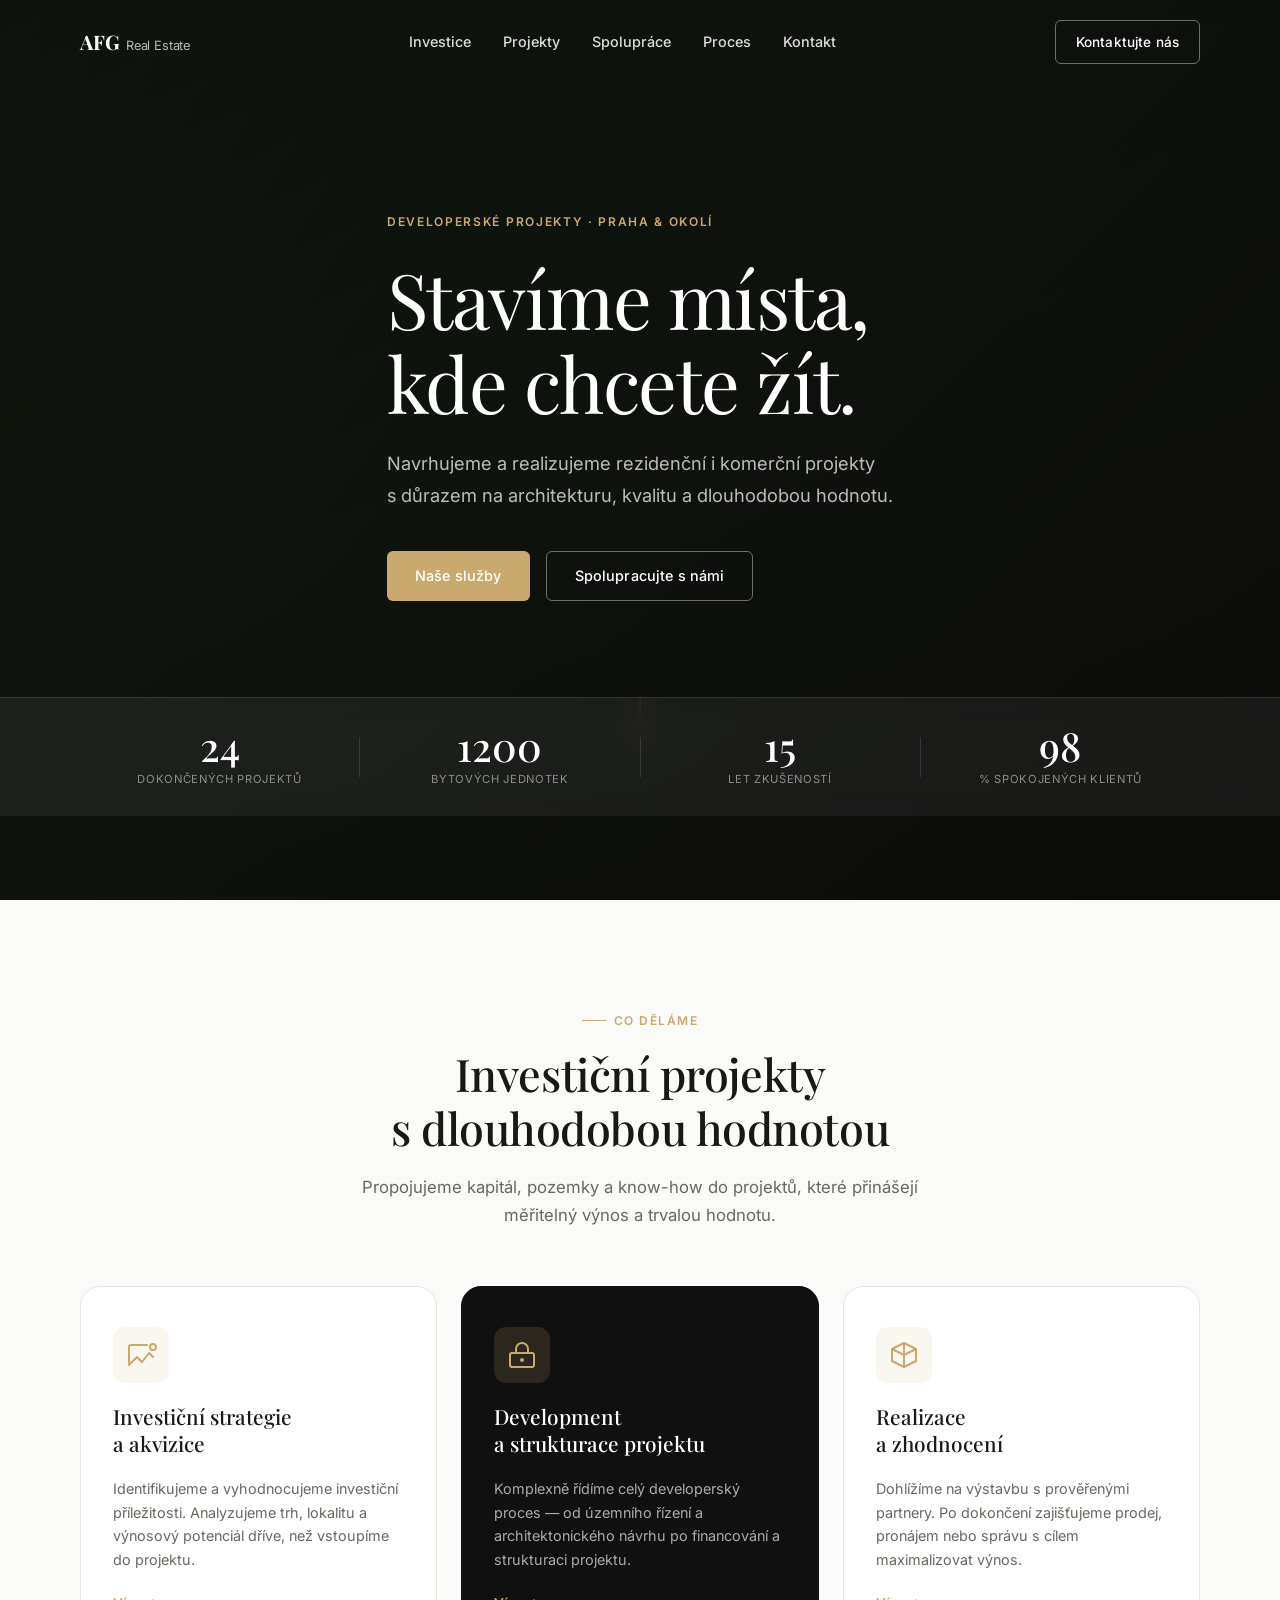
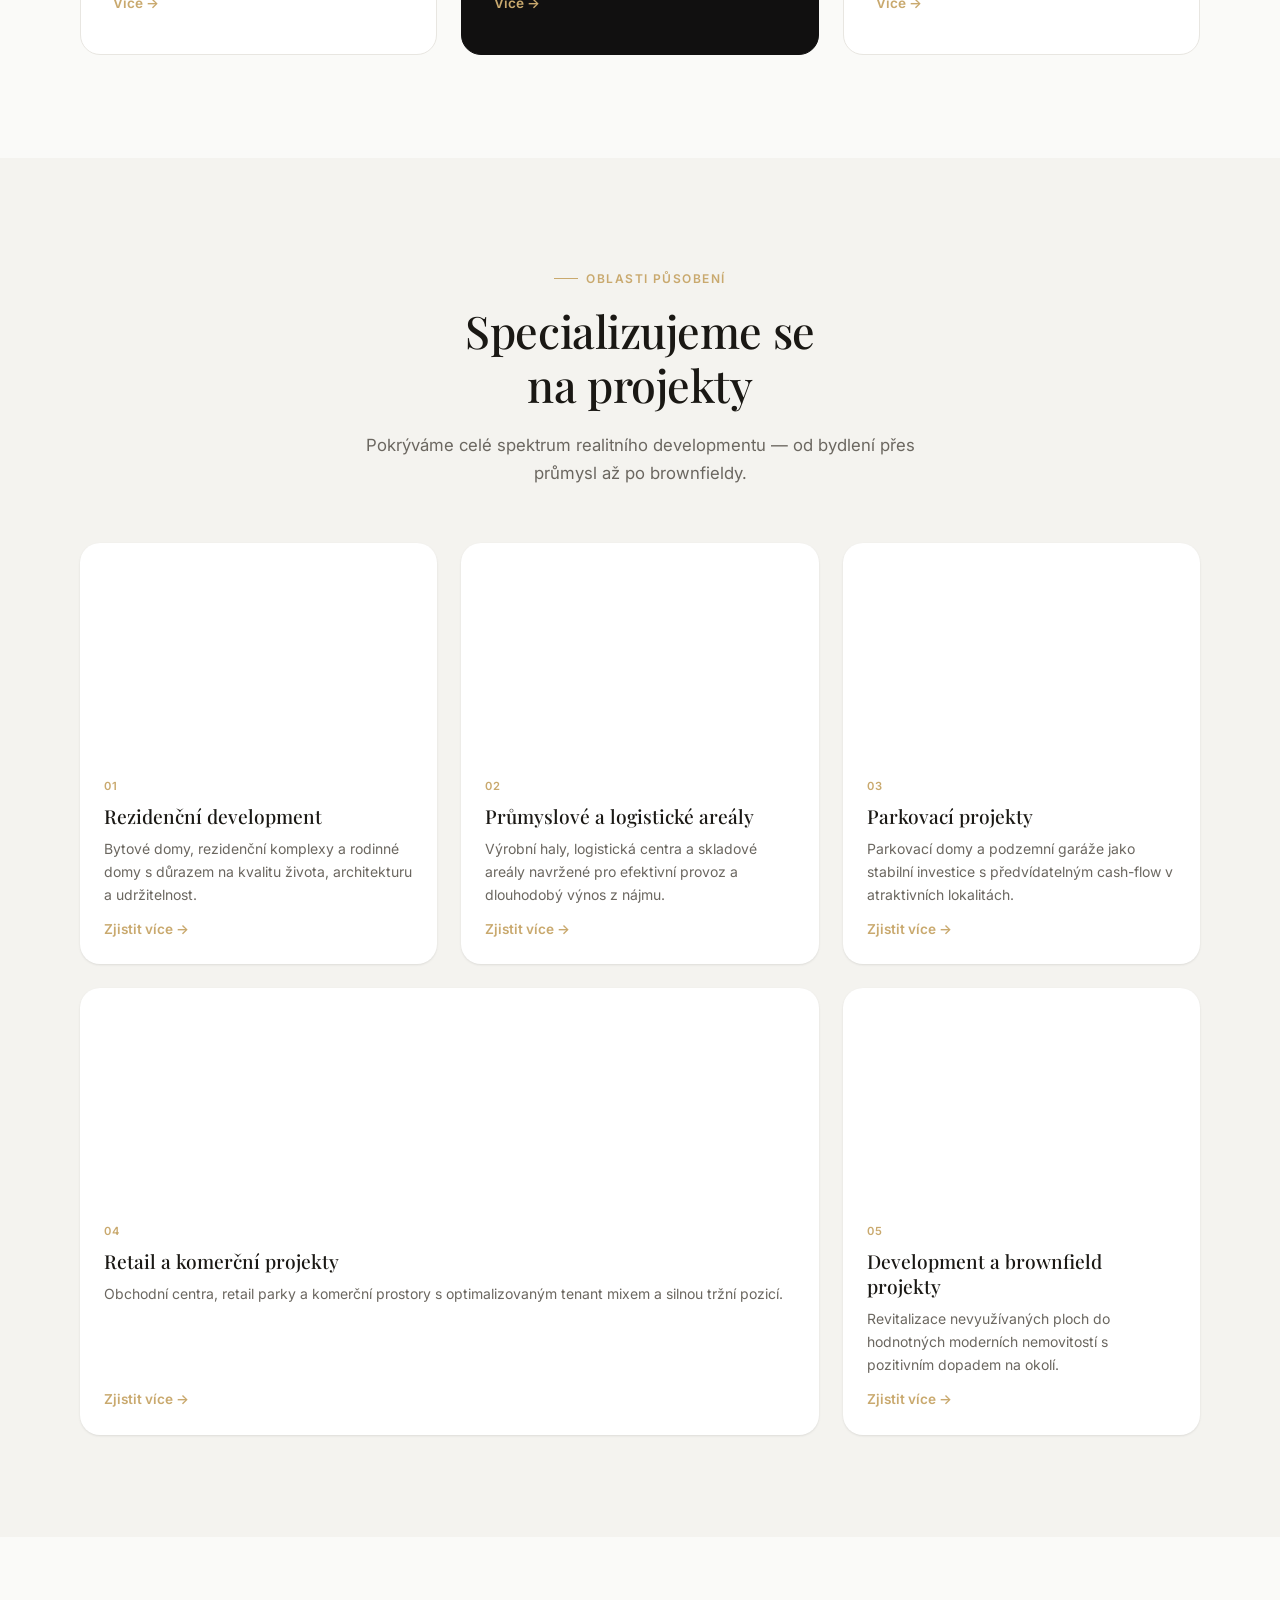
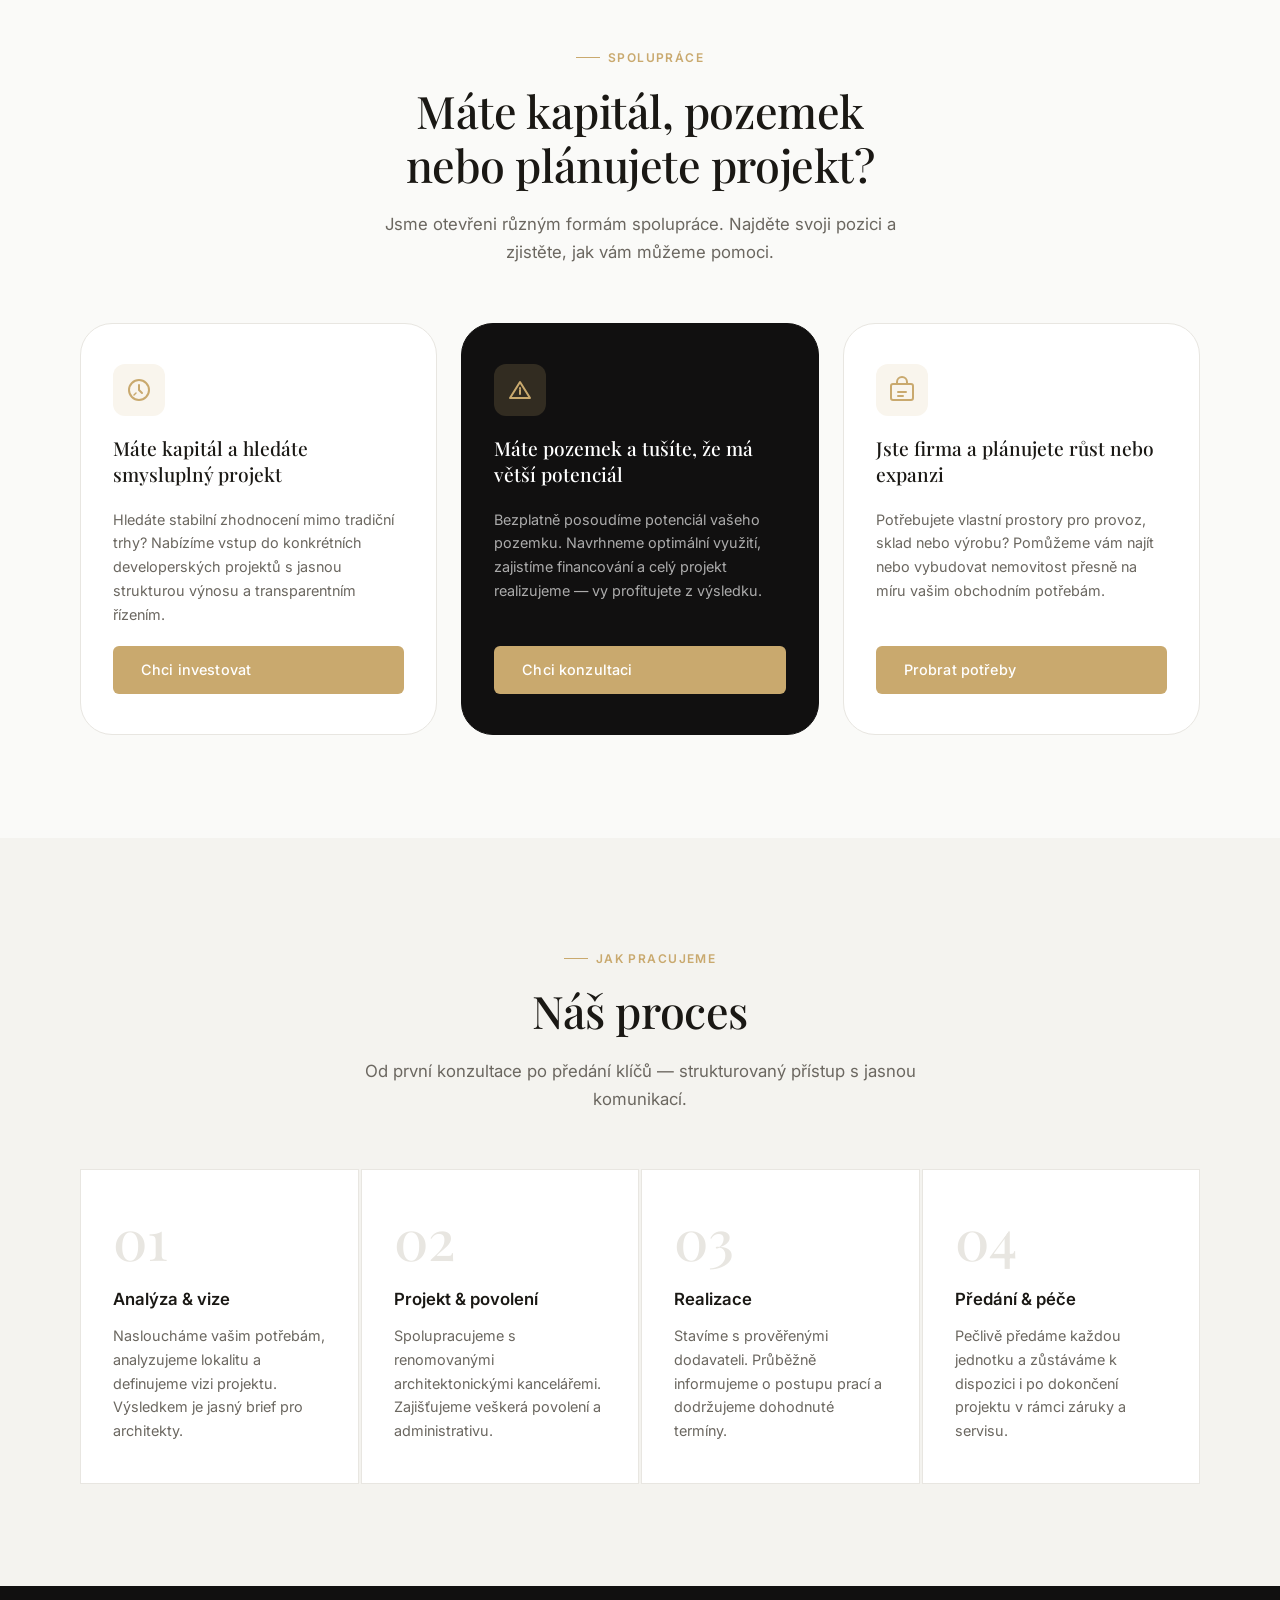
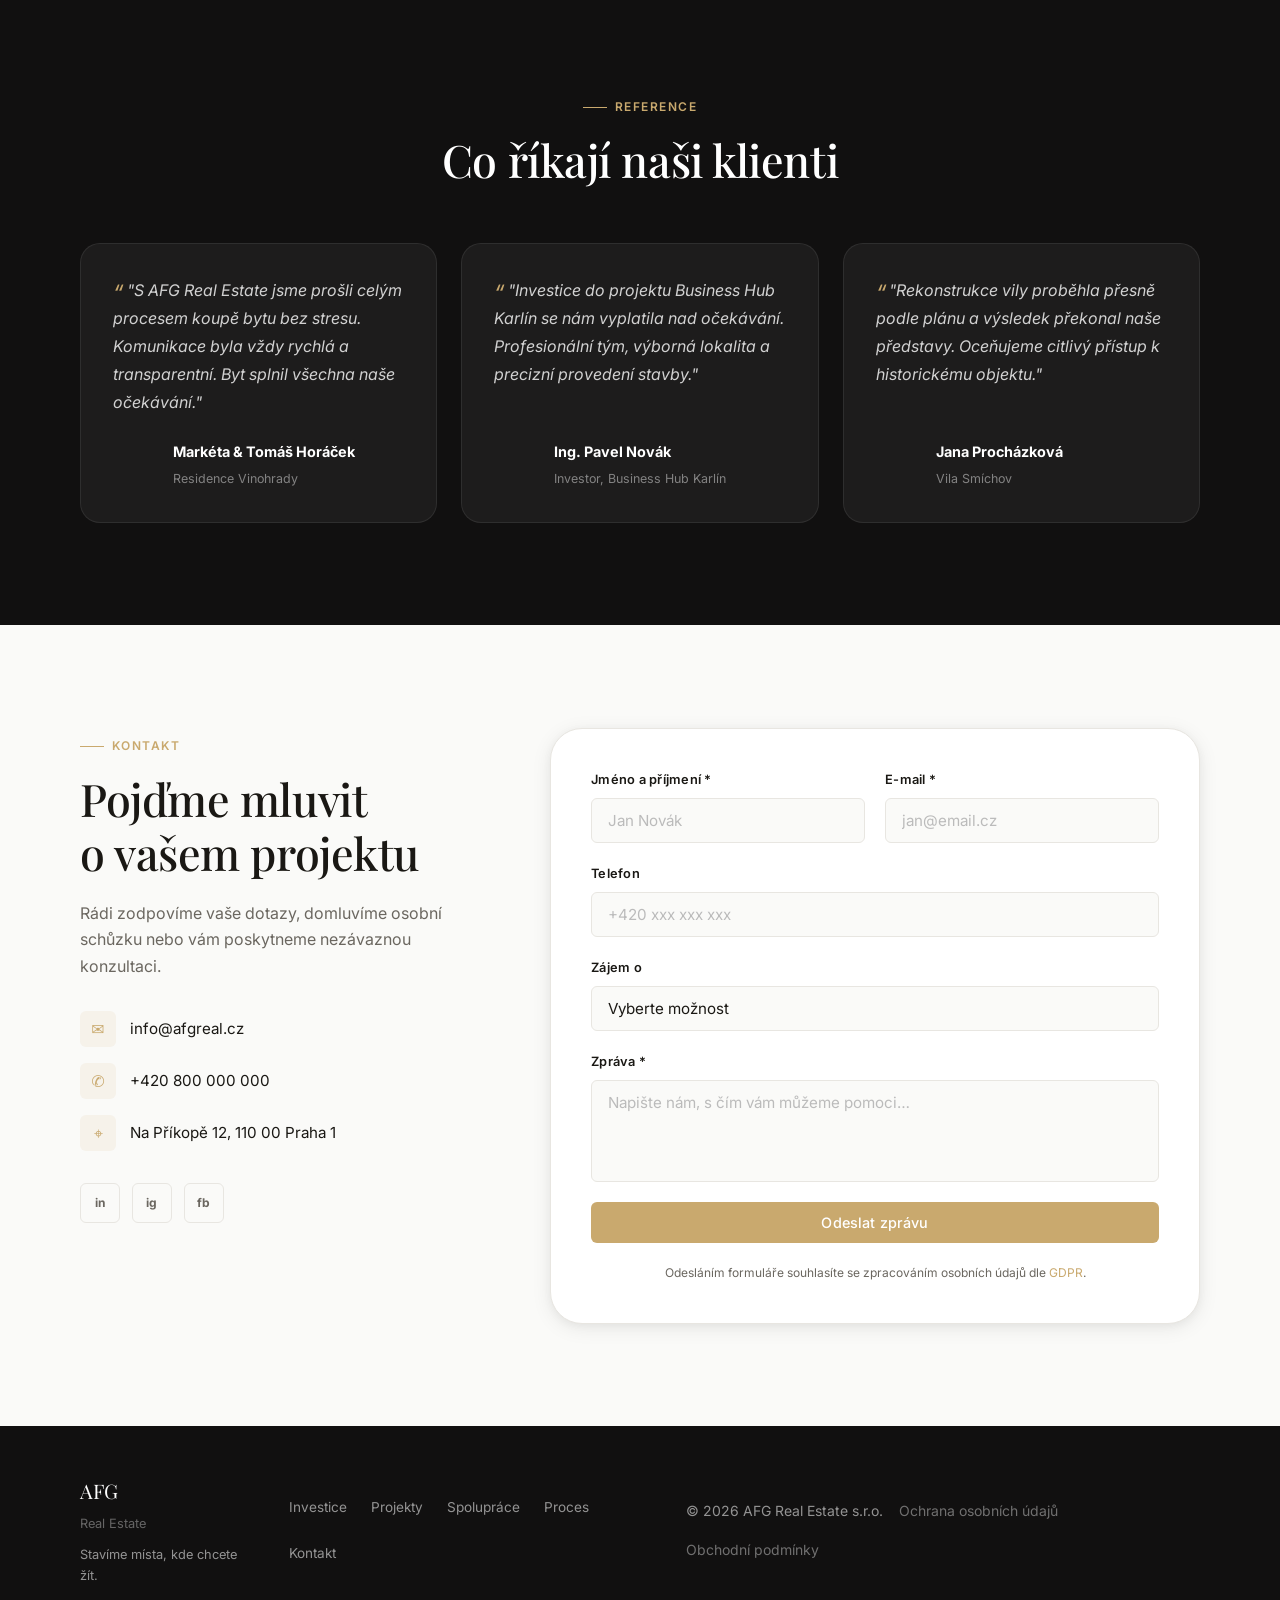
<file: index.html>
<!DOCTYPE html>
<html lang="cs">
<head>
  <meta charset="UTF-8" />
  <meta name="viewport" content="width=device-width, initial-scale=1.0" />
  <title>AFG Real Estate — Developerské projekty</title>
  <meta name="description" content="AFG Real Estate — moderní developerské projekty s důrazem na kvalitu, design a udržitelnost." />
  <link rel="preconnect" href="https://fonts.googleapis.com" />
  <link rel="preconnect" href="https://fonts.gstatic.com" crossorigin />
  <link href="https://fonts.googleapis.com/css2?family=Inter:wght@300;400;500;600;700&family=Playfair+Display:wght@400;500;600&display=swap" rel="stylesheet" />
  <link rel="stylesheet" href="style.css" />
</head>
<body>

  <!-- NAV -->
  <header class="nav" id="nav">
    <div class="container nav__inner">
      <a href="#" class="nav__logo">
        <span class="nav__logo-afg">AFG</span>
        <span class="nav__logo-re">Real Estate</span>
      </a>
      <nav class="nav__links" id="navLinks">
        <a href="#investice">Investice</a>
        <a href="#projekty">Projekty</a>
        <a href="#spoluprace">Spolupráce</a>
        <a href="#proces">Proces</a>
        <a href="#kontakt">Kontakt</a>
      </nav>
      <a href="#kontakt" class="btn btn--outline nav__cta">Kontaktujte nás</a>
      <button class="nav__burger" id="burger" aria-label="Menu">
        <span></span><span></span><span></span>
      </button>
    </div>
    <div class="nav__overlay" id="navOverlay"></div>
  </header>

  <!-- HERO -->
  <section class="hero" id="hero">
    <div class="hero__bg">
      <div class="hero__overlay"></div>
    </div>
    <div class="container hero__content">
      <p class="hero__eyebrow reveal">Developerské projekty · Praha &amp; okolí</p>
      <h1 class="hero__title reveal">
        Stavíme místa,<br />
        kde chcete žít.
      </h1>
      <p class="hero__sub reveal">
        Navrhujeme a realizujeme rezidenční i komerční projekty<br class="hide-mob" />
        s důrazem na architekturu, kvalitu a dlouhodobou hodnotu.
      </p>
      <div class="hero__actions reveal">
        <a href="#investice" class="btn btn--primary">Naše služby</a>
        <a href="#spoluprace" class="btn btn--ghost">Spolupracujte s námi</a>
      </div>
    </div>
    <div class="hero__scroll" aria-hidden="true">
      <span></span>
    </div>
    <div class="hero__stats">
      <div class="container hero__stats-row">
        <div class="stat">
          <span class="stat__num" data-target="24">0</span>
          <span class="stat__label">Dokončených projektů</span>
        </div>
        <div class="stat__divider"></div>
        <div class="stat">
          <span class="stat__num" data-target="1200">0</span>
          <span class="stat__label">Bytových jednotek</span>
        </div>
        <div class="stat__divider"></div>
        <div class="stat">
          <span class="stat__num" data-target="15">0</span>
          <span class="stat__label">Let zkušeností</span>
        </div>
        <div class="stat__divider"></div>
        <div class="stat">
          <span class="stat__num" data-target="98">0</span>
          <span class="stat__label">% spokojených klientů</span>
        </div>
      </div>
    </div>
  </section>

  <!-- INVESTIČNÍ PROJEKTY -->
  <section class="section" id="investice">
    <div class="container">
      <div class="section__head">
        <p class="section__eyebrow reveal">Co děláme</p>
        <h2 class="section__title reveal">Investiční projekty<br />s dlouhodobou hodnotou</h2>
        <p class="section__intro reveal">Propojujeme kapitál, pozemky a know-how do projektů, které přinášejí měřitelný výnos a trvalou hodnotu.</p>
      </div>
      <div class="services__grid">
        <div class="service-card reveal">
          <div class="service-card__icon">
            <svg width="32" height="32" viewBox="0 0 32 32" fill="none" xmlns="http://www.w3.org/2000/svg">
              <path d="M4 26L12 18L17 23L24 14L28 18" stroke="currentColor" stroke-width="2" stroke-linecap="round" stroke-linejoin="round"/>
              <circle cx="28" cy="8" r="3" stroke="currentColor" stroke-width="2"/>
              <path d="M22 6H6a2 2 0 00-2 2v16" stroke="currentColor" stroke-width="2" stroke-linecap="round"/>
            </svg>
          </div>
          <h3 class="service-card__title">Investiční strategie<br />a akvizice</h3>
          <p class="service-card__desc">Identifikujeme a vyhodnocujeme investiční příležitosti. Analyzujeme trh, lokalitu a výnosový potenciál dříve, než vstoupíme do projektu.</p>
          <a href="#kontakt" class="service-card__link">Více →</a>
        </div>
        <div class="service-card service-card--accent reveal">
          <div class="service-card__icon">
            <svg width="32" height="32" viewBox="0 0 32 32" fill="none" xmlns="http://www.w3.org/2000/svg">
              <rect x="4" y="14" width="24" height="14" rx="2" stroke="currentColor" stroke-width="2"/>
              <path d="M10 14V10a6 6 0 0112 0v4" stroke="currentColor" stroke-width="2" stroke-linecap="round"/>
              <circle cx="16" cy="21" r="2" fill="currentColor"/>
            </svg>
          </div>
          <h3 class="service-card__title">Development<br />a strukturace projektu</h3>
          <p class="service-card__desc">Komplexně řídíme celý developerský proces — od územního řízení a architektonického návrhu po financování a strukturaci projektu.</p>
          <a href="#kontakt" class="service-card__link">Více →</a>
        </div>
        <div class="service-card reveal">
          <div class="service-card__icon">
            <svg width="32" height="32" viewBox="0 0 32 32" fill="none" xmlns="http://www.w3.org/2000/svg">
              <path d="M16 4L28 10v12L16 28 4 22V10L16 4z" stroke="currentColor" stroke-width="2" stroke-linejoin="round"/>
              <path d="M16 4v24M4 10l12 6 12-6" stroke="currentColor" stroke-width="2" stroke-linecap="round" stroke-linejoin="round"/>
            </svg>
          </div>
          <h3 class="service-card__title">Realizace<br />a zhodnocení</h3>
          <p class="service-card__desc">Dohlížíme na výstavbu s prověřenými partnery. Po dokončení zajišťujeme prodej, pronájem nebo správu s cílem maximalizovat výnos.</p>
          <a href="#kontakt" class="service-card__link">Více →</a>
        </div>
      </div>
    </div>
  </section>

  <!-- SPECIALIZACE -->
  <section class="section section--alt" id="projekty">
    <div class="container">
      <div class="section__head">
        <p class="section__eyebrow reveal">Oblasti působení</p>
        <h2 class="section__title reveal">Specializujeme se<br />na projekty</h2>
        <p class="section__intro reveal">Pokrýváme celé spektrum realitního developmentu — od bydlení přes průmysl až po brownfieldy.</p>
      </div>
      <div class="focus__grid">
        <article class="focus-card reveal">
          <div class="focus-card__img focus-card__img--1"></div>
          <div class="focus-card__body">
            <span class="focus-card__num">01</span>
            <h3>Rezidenční development</h3>
            <p>Bytové domy, rezidenční komplexy a rodinné domy s důrazem na kvalitu života, architekturu a udržitelnost.</p>
            <a href="#kontakt" class="focus-card__link">Zjistit více →</a>
          </div>
        </article>
        <article class="focus-card reveal">
          <div class="focus-card__img focus-card__img--2"></div>
          <div class="focus-card__body">
            <span class="focus-card__num">02</span>
            <h3>Průmyslové a logistické areály</h3>
            <p>Výrobní haly, logistická centra a skladové areály navržené pro efektivní provoz a dlouhodobý výnos z nájmu.</p>
            <a href="#kontakt" class="focus-card__link">Zjistit více →</a>
          </div>
        </article>
        <article class="focus-card reveal">
          <div class="focus-card__img focus-card__img--3"></div>
          <div class="focus-card__body">
            <span class="focus-card__num">03</span>
            <h3>Parkovací projekty</h3>
            <p>Parkovací domy a podzemní garáže jako stabilní investice s předvídatelným cash-flow v atraktivních lokalitách.</p>
            <a href="#kontakt" class="focus-card__link">Zjistit více →</a>
          </div>
        </article>
        <article class="focus-card reveal">
          <div class="focus-card__img focus-card__img--4"></div>
          <div class="focus-card__body">
            <span class="focus-card__num">04</span>
            <h3>Retail a komerční projekty</h3>
            <p>Obchodní centra, retail parky a komerční prostory s optimalizovaným tenant mixem a silnou tržní pozicí.</p>
            <a href="#kontakt" class="focus-card__link">Zjistit více →</a>
          </div>
        </article>
        <article class="focus-card reveal">
          <div class="focus-card__img focus-card__img--5"></div>
          <div class="focus-card__body">
            <span class="focus-card__num">05</span>
            <h3>Development a brownfield projekty</h3>
            <p>Revitalizace nevyužívaných ploch do hodnotných moderních nemovitostí s pozitivním dopadem na okolí.</p>
            <a href="#kontakt" class="focus-card__link">Zjistit více →</a>
          </div>
        </article>
      </div>
    </div>
  </section>

  <!-- SPOLUPRÁCE / CTA SEKCE -->
  <section class="section" id="spoluprace">
    <div class="container">
      <div class="section__head">
        <p class="section__eyebrow reveal">Spolupráce</p>
        <h2 class="section__title reveal">Máte kapitál, pozemek<br />nebo plánujete projekt?</h2>
        <p class="section__intro reveal">Jsme otevřeni různým formám spolupráce. Najděte svoji pozici a zjistěte, jak vám můžeme pomoci.</p>
      </div>
      <div class="cta-cards__grid">
        <div class="cta-card reveal">
          <div class="cta-card__icon">
            <svg width="28" height="28" viewBox="0 0 28 28" fill="none" xmlns="http://www.w3.org/2000/svg">
              <circle cx="14" cy="14" r="10" stroke="currentColor" stroke-width="2"/>
              <path d="M14 9v5l3 3" stroke="currentColor" stroke-width="2" stroke-linecap="round" stroke-linejoin="round"/>
              <path d="M9 19l2-2" stroke="currentColor" stroke-width="1.5" stroke-linecap="round"/>
            </svg>
          </div>
          <h3 class="cta-card__title">Máte kapitál a hledáte smysluplný projekt</h3>
          <p class="cta-card__desc">Hledáte stabilní zhodnocení mimo tradiční trhy? Nabízíme vstup do konkrétních developerských projektů s jasnou strukturou výnosu a transparentním řízením.</p>
          <a href="#kontakt" class="btn btn--primary">Chci investovat</a>
        </div>
        <div class="cta-card cta-card--featured reveal">
          <div class="cta-card__icon">
            <svg width="28" height="28" viewBox="0 0 28 28" fill="none" xmlns="http://www.w3.org/2000/svg">
              <path d="M4 22L14 6l10 16H4z" stroke="currentColor" stroke-width="2" stroke-linejoin="round"/>
              <path d="M14 14v4M14 12v.5" stroke="currentColor" stroke-width="2" stroke-linecap="round"/>
            </svg>
          </div>
          <h3 class="cta-card__title">Máte pozemek a tušíte, že má větší potenciál</h3>
          <p class="cta-card__desc">Bezplatně posoudíme potenciál vašeho pozemku. Navrhneme optimální využití, zajistíme financování a celý projekt realizujeme — vy profitujete z výsledku.</p>
          <a href="#kontakt" class="btn btn--primary">Chci konzultaci</a>
        </div>
        <div class="cta-card reveal">
          <div class="cta-card__icon">
            <svg width="28" height="28" viewBox="0 0 28 28" fill="none" xmlns="http://www.w3.org/2000/svg">
              <rect x="3" y="8" width="22" height="16" rx="2" stroke="currentColor" stroke-width="2"/>
              <path d="M9 8V6a5 5 0 0110 0v2" stroke="currentColor" stroke-width="2" stroke-linecap="round"/>
              <path d="M10 16h8M10 20h5" stroke="currentColor" stroke-width="2" stroke-linecap="round"/>
            </svg>
          </div>
          <h3 class="cta-card__title">Jste firma a plánujete růst nebo expanzi</h3>
          <p class="cta-card__desc">Potřebujete vlastní prostory pro provoz, sklad nebo výrobu? Pomůžeme vám najít nebo vybudovat nemovitost přesně na míru vašim obchodním potřebám.</p>
          <a href="#kontakt" class="btn btn--primary">Probrat potřeby</a>
        </div>
      </div>
    </div>
  </section>

  <!-- PROCES -->
  <section class="section section--alt" id="proces">
    <div class="container">
      <div class="section__head">
        <p class="section__eyebrow reveal">Jak pracujeme</p>
        <h2 class="section__title reveal">Náš proces</h2>
        <p class="section__intro reveal">Od první konzultace po předání klíčů — strukturovaný přístup s jasnou komunikací.</p>
      </div>

      <div class="process">
        <div class="process__item reveal">
          <div class="process__num">01</div>
          <div class="process__body">
            <h3>Analýza &amp; vize</h3>
            <p>Nasloucháme vašim potřebám, analyzujeme lokalitu a definujeme vizi projektu. Výsledkem je jasný brief pro architekty.</p>
          </div>
        </div>
        <div class="process__item reveal">
          <div class="process__num">02</div>
          <div class="process__body">
            <h3>Projekt &amp; povolení</h3>
            <p>Spolupracujeme s renomovanými architektonickými kancelářemi. Zajišťujeme veškerá povolení a administrativu.</p>
          </div>
        </div>
        <div class="process__item reveal">
          <div class="process__num">03</div>
          <div class="process__body">
            <h3>Realizace</h3>
            <p>Stavíme s prověřenými dodavateli. Průběžně informujeme o postupu prací a dodržujeme dohodnuté termíny.</p>
          </div>
        </div>
        <div class="process__item reveal">
          <div class="process__num">04</div>
          <div class="process__body">
            <h3>Předání &amp; péče</h3>
            <p>Pečlivě předáme každou jednotku a zůstáváme k dispozici i po dokončení projektu v rámci záruky a servisu.</p>
          </div>
        </div>
      </div>
    </div>
  </section>

  <!-- TESTIMONIALS -->
  <section class="section section--dark">
    <div class="container">
      <div class="section__head">
        <p class="section__eyebrow reveal">Reference</p>
        <h2 class="section__title reveal" style="color:#fff;">Co říkají naši klienti</h2>
      </div>
      <div class="testimonials">
        <blockquote class="testimonial reveal">
          <p class="testimonial__text">"S AFG Real Estate jsme prošli celým procesem koupě bytu bez stresu. Komunikace byla vždy rychlá a transparentní. Byt splnil všechna naše očekávání."</p>
          <footer class="testimonial__author">
            <div class="testimonial__avatar testimonial__avatar--1"></div>
            <div>
              <strong>Markéta &amp; Tomáš Horáček</strong>
              <span>Residence Vinohrady</span>
            </div>
          </footer>
        </blockquote>
        <blockquote class="testimonial reveal">
          <p class="testimonial__text">"Investice do projektu Business Hub Karlín se nám vyplatila nad očekávání. Profesionální tým, výborná lokalita a precizní provedení stavby."</p>
          <footer class="testimonial__author">
            <div class="testimonial__avatar testimonial__avatar--2"></div>
            <div>
              <strong>Ing. Pavel Novák</strong>
              <span>Investor, Business Hub Karlín</span>
            </div>
          </footer>
        </blockquote>
        <blockquote class="testimonial reveal">
          <p class="testimonial__text">"Rekonstrukce vily proběhla přesně podle plánu a výsledek překonal naše představy. Oceňujeme citlivý přístup k historickému objektu."</p>
          <footer class="testimonial__author">
            <div class="testimonial__avatar testimonial__avatar--3"></div>
            <div>
              <strong>Jana Procházková</strong>
              <span>Vila Smíchov</span>
            </div>
          </footer>
        </blockquote>
      </div>
    </div>
  </section>

  <!-- KONTAKT -->
  <section class="section" id="kontakt">
    <div class="container contact">
      <div class="contact__info reveal">
        <p class="section__eyebrow">Kontakt</p>
        <h2 class="section__title">Pojďme mluvit<br />o vašem projektu</h2>
        <p class="section__body">Rádi zodpovíme vaše dotazy, domluvíme osobní schůzku nebo vám poskytneme nezávaznou konzultaci.</p>
        <ul class="contact__list">
          <li>
            <span class="contact__icon">✉</span>
            <a href="mailto:info@afgreal.cz">info@afgreal.cz</a>
          </li>
          <li>
            <span class="contact__icon">✆</span>
            <a href="tel:+420800000000">+420 800 000 000</a>
          </li>
          <li>
            <span class="contact__icon">⌖</span>
            <span>Na Příkopě 12, 110 00 Praha 1</span>
          </li>
        </ul>
        <div class="contact__social">
          <a href="#" aria-label="LinkedIn" class="social__btn">in</a>
          <a href="#" aria-label="Instagram" class="social__btn">ig</a>
          <a href="#" aria-label="Facebook" class="social__btn">fb</a>
        </div>
      </div>

      <form class="contact__form reveal" id="contactForm" novalidate>
        <div class="form__row">
          <div class="form__group">
            <label for="name">Jméno a příjmení *</label>
            <input type="text" id="name" name="name" placeholder="Jan Novák" required />
          </div>
          <div class="form__group">
            <label for="email">E-mail *</label>
            <input type="email" id="email" name="email" placeholder="jan@email.cz" required />
          </div>
        </div>
        <div class="form__group">
          <label for="phone">Telefon</label>
          <input type="tel" id="phone" name="phone" placeholder="+420 xxx xxx xxx" />
        </div>
        <div class="form__group">
          <label for="interest">Zájem o</label>
          <select id="interest" name="interest">
            <option value="">Vyberte možnost</option>
            <option>Koupě bytu / domu</option>
            <option>Komerční prostory</option>
            <option>Investice</option>
            <option>Spolupráce / podnět</option>
          </select>
        </div>
        <div class="form__group">
          <label for="message">Zpráva *</label>
          <textarea id="message" name="message" rows="4" placeholder="Napište nám, s čím vám můžeme pomoci…" required></textarea>
        </div>
        <button type="submit" class="btn btn--primary btn--full">Odeslat zprávu</button>
        <p class="form__note">Odesláním formuláře souhlasíte se zpracováním osobních údajů dle <a href="#">GDPR</a>.</p>
        <div class="form__success" id="formSuccess" hidden>
          ✓ Děkujeme! Ozveme se vám do 24 hodin.
        </div>
      </form>
    </div>
  </section>

  <!-- FOOTER -->
  <footer class="footer">
    <div class="container footer__inner">
      <div class="footer__brand">
        <span class="nav__logo-afg">AFG</span>
        <span class="nav__logo-re">Real Estate</span>
        <p>Stavíme místa, kde chcete žít.</p>
      </div>
      <nav class="footer__nav">
        <a href="#investice">Investice</a>
        <a href="#projekty">Projekty</a>
        <a href="#spoluprace">Spolupráce</a>
        <a href="#proces">Proces</a>
        <a href="#kontakt">Kontakt</a>
      </nav>
      <div class="footer__legal">
        <span>© 2026 AFG Real Estate s.r.o.</span>
        <a href="#">Ochrana osobních údajů</a>
        <a href="#">Obchodní podmínky</a>
      </div>
    </div>
  </footer>

  <a href="#" class="back-to-top" id="backToTop" aria-label="Zpět nahoru">↑</a>

  <script src="main.js"></script>
</body>
</html>
</file>
<file: style.css>
/* ==========================================
   AFG Real Estate — Design System
   ========================================== */

:root {
  --c-bg: #FAFAF8;
  --c-surface: #FFFFFF;
  --c-border: #E8E6E1;
  --c-text: #1A1814;
  --c-muted: #6B6760;
  --c-accent: #C9A96E;
  --c-accent-dark: #A8874E;
  --c-dark: #111010;
  --c-dark-surface: #1C1B19;

  --font-sans: 'Inter', system-ui, sans-serif;
  --font-serif: 'Playfair Display', Georgia, serif;

  --radius-sm: 6px;
  --radius-md: 12px;
  --radius-lg: 20px;
  --radius-xl: 32px;

  --shadow-sm: 0 1px 3px rgba(0,0,0,.06), 0 1px 2px rgba(0,0,0,.04);
  --shadow-md: 0 4px 20px rgba(0,0,0,.08), 0 2px 8px rgba(0,0,0,.04);
  --shadow-lg: 0 12px 48px rgba(0,0,0,.12);

  --transition: 0.3s cubic-bezier(.4,0,.2,1);

  --max-w: 1200px;
  --gutter: clamp(1.25rem, 5vw, 2.5rem);
}

/* RESET */
*, *::before, *::after { box-sizing: border-box; margin: 0; padding: 0; }
html { scroll-behavior: smooth; font-size: 16px; }
body {
  font-family: var(--font-sans);
  background: var(--c-bg);
  color: var(--c-text);
  line-height: 1.65;
  -webkit-font-smoothing: antialiased;
  overflow-x: hidden;
}
img { display: block; max-width: 100%; }
a { color: inherit; text-decoration: none; }
button { font-family: inherit; cursor: pointer; border: none; background: none; }

/* UTILS */
.container {
  max-width: var(--max-w);
  margin-inline: auto;
  padding-inline: var(--gutter);
}
.hide-mob { display: none; }
@media (min-width: 768px) { .hide-mob { display: inline; } }

/* ==========================================
   TYPOGRAPHY
   ========================================== */
.section__eyebrow {
  display: inline-flex;
  align-items: center;
  gap: .5rem;
  font-size: .75rem;
  font-weight: 600;
  letter-spacing: .12em;
  text-transform: uppercase;
  color: var(--c-accent);
  margin-bottom: 1rem;
}
.section__eyebrow::before {
  content: '';
  display: block;
  width: 24px;
  height: 1px;
  background: var(--c-accent);
}

.section__title {
  font-family: var(--font-serif);
  font-size: clamp(1.8rem, 4vw, 2.8rem);
  font-weight: 500;
  line-height: 1.2;
  letter-spacing: -.01em;
  color: var(--c-text);
  margin-bottom: 1.25rem;
}

.section__intro {
  font-size: 1.05rem;
  color: var(--c-muted);
  max-width: 52ch;
  margin-bottom: 2.5rem;
}

.section__body {
  font-size: 1rem;
  color: var(--c-muted);
  max-width: 54ch;
  margin-bottom: 1.25rem;
}

/* ==========================================
   BUTTONS
   ========================================== */
.btn {
  display: inline-flex;
  align-items: center;
  gap: .5rem;
  padding: .75rem 1.75rem;
  border-radius: var(--radius-sm);
  font-size: .9rem;
  font-weight: 500;
  letter-spacing: .01em;
  transition: all var(--transition);
  white-space: nowrap;
}
.btn--primary {
  background: var(--c-accent);
  color: #fff;
}
.btn--primary:hover {
  background: var(--c-accent-dark);
  transform: translateY(-1px);
  box-shadow: 0 8px 24px rgba(201,169,110,.35);
}
.btn--outline {
  border: 1.5px solid var(--c-text);
  color: var(--c-text);
}
.btn--outline:hover {
  background: var(--c-text);
  color: #fff;
}
.btn--ghost {
  color: #fff;
  border: 1.5px solid rgba(255,255,255,.4);
}
.btn--ghost:hover {
  border-color: #fff;
  background: rgba(255,255,255,.1);
}
.btn--full { width: 100%; justify-content: center; }

/* ==========================================
   NAV
   ========================================== */
.nav {
  position: fixed;
  top: 0;
  width: 100%;
  z-index: 100;
  padding-block: 1.25rem;
  transition: background var(--transition), box-shadow var(--transition), padding var(--transition);
}
.nav.scrolled {
  background: rgba(255,255,255,.95);
  backdrop-filter: blur(12px);
  box-shadow: var(--shadow-sm);
  padding-block: .85rem;
}
.nav__inner {
  display: flex;
  align-items: center;
  gap: 2rem;
}
.nav__logo {
  display: flex;
  align-items: baseline;
  gap: .4rem;
  font-weight: 700;
  font-size: 1.05rem;
  letter-spacing: -.01em;
  color: #fff;
  transition: color var(--transition);
}
.nav.scrolled .nav__logo { color: var(--c-text); }
.nav__logo-afg { font-family: var(--font-serif); font-size: 1.25rem; }
.nav__logo-re { font-size: .8rem; font-weight: 400; opacity: .7; }

.nav__links {
  display: none;
  gap: 2rem;
  margin-left: auto;
}
.nav__links a {
  font-size: .9rem;
  font-weight: 500;
  color: rgba(255,255,255,.85);
  transition: color var(--transition);
  position: relative;
}
.nav__links a::after {
  content: '';
  position: absolute;
  bottom: -3px;
  left: 0;
  width: 0;
  height: 1.5px;
  background: var(--c-accent);
  transition: width var(--transition);
}
.nav__links a:hover::after { width: 100%; }
.nav__links a:hover { color: #fff; }
.nav.scrolled .nav__links a { color: var(--c-muted); }
.nav.scrolled .nav__links a:hover { color: var(--c-text); }

.nav__cta {
  margin-left: auto;
  font-size: .85rem;
  padding: .6rem 1.25rem;
  color: #fff;
  border: 1.5px solid rgba(255,255,255,.4);
}
.nav.scrolled .nav__cta {
  color: var(--c-text);
  border-color: var(--c-border);
}
.nav.scrolled .nav__cta:hover {
  background: var(--c-text);
  color: #fff;
  border-color: var(--c-text);
}

.nav__burger {
  display: flex;
  flex-direction: column;
  gap: 5px;
  padding: .4rem;
  margin-left: auto;
}
.nav__burger span {
  display: block;
  width: 22px;
  height: 2px;
  background: #fff;
  border-radius: 2px;
  transition: all var(--transition);
}
.nav.scrolled .nav__burger span { background: var(--c-text); }
.nav__burger.open span:nth-child(1) { transform: translateY(7px) rotate(45deg); }
.nav__burger.open span:nth-child(2) { opacity: 0; }
.nav__burger.open span:nth-child(3) { transform: translateY(-7px) rotate(-45deg); }

@media (min-width: 768px) {
  .nav__links { display: flex; }
  .nav__burger { display: none; }
}

/* Mobile menu */
@media (max-width: 767px) {
  .nav__cta { display: none; }

  .nav__links {
    display: flex;
    flex-direction: column;
    position: fixed;
    top: 0;
    right: -100%;
    width: min(300px, 85vw);
    height: 100dvh;
    background: var(--c-surface);
    padding: 5rem 2rem 2rem;
    gap: 0;
    box-shadow: var(--shadow-lg);
    transition: right var(--transition);
    z-index: 200;
  }
  .nav__links.open { right: 0; }
  .nav__links a {
    color: var(--c-text) !important;
    padding-block: 1rem;
    border-bottom: 1px solid var(--c-border);
    font-size: 1rem;
  }

  /* Overlay za menu */
  .nav__overlay {
    display: block;
    position: fixed;
    inset: 0;
    background: rgba(0, 0, 0, 0.45);
    z-index: 199;
    opacity: 0;
    pointer-events: none;
    transition: opacity var(--transition);
  }
  .nav__overlay.open {
    opacity: 1;
    pointer-events: auto;
  }

  /* Nav header má vždy pozadí na mobilu při otevřeném menu */
  .nav.menu-open {
    background: rgba(255, 255, 255, 0.98);
    backdrop-filter: blur(12px);
  }
  .nav.menu-open .nav__logo { color: var(--c-text); }
  .nav.menu-open .nav__burger span { background: var(--c-text); }
}

/* ==========================================
   HERO
   ========================================== */
.hero {
  position: relative;
  min-height: 100svh;
  display: flex;
  flex-direction: column;
  justify-content: center;
  overflow: hidden;
}
.hero__bg {
  position: absolute;
  inset: 0;
  background:
    linear-gradient(135deg, #1a2a1a 0%, #0d0d0d 100%);
  background-image:
    url("https://images.unsplash.com/photo-1545324418-cc1a3fa10c00?w=1800&auto=format&fit=crop&q=80"),
    linear-gradient(135deg, #1a2a1a 0%, #0d0d0d 100%);
  background-size: cover;
  background-position: center 40%;
  background-blend-mode: normal;
}
.hero__overlay {
  position: absolute;
  inset: 0;
  background: linear-gradient(
    160deg,
    rgba(10,10,8,.72) 0%,
    rgba(10,10,8,.55) 50%,
    rgba(10,10,8,.75) 100%
  );
}
.hero__content {
  position: relative;
  z-index: 2;
  padding-top: 8rem;
  padding-bottom: 6rem;
}
.hero__eyebrow {
  font-size: .75rem;
  font-weight: 600;
  letter-spacing: .14em;
  text-transform: uppercase;
  color: var(--c-accent);
  margin-bottom: 1.5rem;
}
.hero__title {
  font-family: var(--font-serif);
  font-size: clamp(2.5rem, 6vw, 5rem);
  font-weight: 400;
  line-height: 1.1;
  color: #fff;
  margin-bottom: 1.5rem;
  letter-spacing: -.02em;
}
.hero__sub {
  font-size: clamp(1rem, 2vw, 1.15rem);
  color: rgba(255,255,255,.72);
  line-height: 1.7;
  margin-bottom: 2.5rem;
  max-width: 52ch;
}
.hero__actions {
  display: flex;
  gap: 1rem;
  flex-wrap: wrap;
}

.hero__scroll {
  position: absolute;
  bottom: 10rem;
  left: 50%;
  transform: translateX(-50%);
  z-index: 2;
  display: flex;
  flex-direction: column;
  align-items: center;
  gap: .5rem;
}
.hero__scroll span {
  display: block;
  width: 1.5px;
  height: 48px;
  background: linear-gradient(to bottom, rgba(255,255,255,0), rgba(255,255,255,.5));
  animation: scrollLine 1.8s ease-in-out infinite;
}
@keyframes scrollLine {
  0% { transform: scaleY(0); transform-origin: top; }
  50% { transform: scaleY(1); transform-origin: top; }
  50.01% { transform: scaleY(1); transform-origin: bottom; }
  100% { transform: scaleY(0); transform-origin: bottom; }
}

.hero__stats {
  position: relative;
  z-index: 2;
  background: rgba(255,255,255,.06);
  backdrop-filter: blur(12px);
  border-top: 1px solid rgba(255,255,255,.1);
}
.hero__stats-row {
  display: flex;
  align-items: center;
  padding-block: 1.75rem;
  gap: 0;
  overflow-x: auto;
}
.stat {
  flex: 1;
  min-width: 120px;
  display: flex;
  flex-direction: column;
  align-items: center;
  gap: .25rem;
  padding-inline: 1rem;
}
.stat__num {
  font-family: var(--font-serif);
  font-size: clamp(1.75rem, 3.5vw, 2.5rem);
  font-weight: 500;
  color: #fff;
  line-height: 1;
}
.stat__label {
  font-size: .7rem;
  letter-spacing: .06em;
  text-transform: uppercase;
  color: rgba(255,255,255,.5);
  text-align: center;
}
.stat__divider {
  width: 1px;
  height: 40px;
  background: rgba(255,255,255,.12);
  flex-shrink: 0;
}

/* ==========================================
   SECTIONS
   ========================================== */
.section {
  padding-block: clamp(4rem, 8vw, 7rem);
}
.section--alt { background: #F4F3EF; }
.section--dark {
  background: var(--c-dark);
  color: #fff;
}
.section__head {
  text-align: center;
  margin-bottom: 3.5rem;
}
.section__head .section__eyebrow { display: inline-flex; }
.section__head .section__title { margin-inline: auto; max-width: 24ch; }
.section__head .section__intro { margin-inline: auto; }

/* ==========================================
   SERVICE CARDS (sekce 2)
   ========================================== */
.services__grid {
  display: grid;
  grid-template-columns: repeat(auto-fit, minmax(min(100%, 300px), 1fr));
  gap: 1.5rem;
}

.service-card {
  background: var(--c-surface);
  border: 1px solid var(--c-border);
  border-radius: var(--radius-lg);
  padding: 2.5rem 2rem;
  display: flex;
  flex-direction: column;
  gap: 1.25rem;
  transition: transform var(--transition), box-shadow var(--transition), border-color var(--transition);
}
.service-card:hover {
  transform: translateY(-4px);
  box-shadow: var(--shadow-md);
  border-color: var(--c-accent);
}
.service-card--accent {
  background: var(--c-dark);
  border-color: var(--c-dark);
  color: #fff;
}
.service-card--accent .service-card__desc { color: rgba(255,255,255,.65); }
.service-card--accent .service-card__link { color: var(--c-accent); }

.service-card__icon {
  width: 56px;
  height: 56px;
  border-radius: var(--radius-md);
  background: rgba(201,169,110,.1);
  color: var(--c-accent);
  display: flex;
  align-items: center;
  justify-content: center;
}
.service-card--accent .service-card__icon {
  background: rgba(201,169,110,.15);
}

.service-card__title {
  font-family: var(--font-serif);
  font-size: 1.3rem;
  font-weight: 500;
  line-height: 1.3;
}

.service-card__desc {
  font-size: .9rem;
  color: var(--c-muted);
  line-height: 1.65;
  flex: 1;
}

.service-card__link {
  font-size: .85rem;
  font-weight: 600;
  color: var(--c-accent);
  transition: letter-spacing var(--transition);
  align-self: flex-start;
}
.service-card__link:hover { letter-spacing: .04em; }

/* ==========================================
   FOCUS CARDS (sekce 3 — specializace)
   ========================================== */
.focus__grid {
  display: grid;
  grid-template-columns: repeat(auto-fill, minmax(min(100%, 300px), 1fr));
  gap: 1.5rem;
}
@media (min-width: 900px) {
  .focus__grid {
    grid-template-columns: repeat(3, 1fr);
  }
  .focus-card:nth-child(4) { grid-column: 1 / span 2; }
  .focus-card:nth-child(5) { grid-column: 3; }
}

.focus-card {
  background: var(--c-surface);
  border-radius: var(--radius-lg);
  overflow: hidden;
  box-shadow: var(--shadow-sm);
  display: flex;
  flex-direction: column;
  transition: transform var(--transition), box-shadow var(--transition);
}
.focus-card:hover {
  transform: translateY(-4px);
  box-shadow: var(--shadow-md);
}

.focus-card__img {
  height: 210px;
  background-size: cover;
  background-position: center;
  transition: transform .6s cubic-bezier(.4,0,.2,1);
}
.focus-card:hover .focus-card__img { transform: scale(1.05); }

.focus-card__img--1 { background-image: url("https://images.unsplash.com/photo-1560448204-e02f11c3d0e2?w=800&auto=format&fit=crop&q=80"); }
.focus-card__img--2 { background-image: url("https://images.unsplash.com/photo-1586528116311-ad8dd3c8310d?w=800&auto=format&fit=crop&q=80"); }
.focus-card__img--3 { background-image: url("https://images.unsplash.com/photo-1506521781263-d8422e82f27a?w=800&auto=format&fit=crop&q=80"); }
.focus-card__img--4 { background-image: url("https://images.unsplash.com/photo-1555636222-cae831e670b3?w=800&auto=format&fit=crop&q=80"); }
.focus-card__img--5 { background-image: url("https://images.unsplash.com/photo-1504307651254-35680f356dfd?w=800&auto=format&fit=crop&q=80"); }

.focus-card__body {
  padding: 1.5rem;
  display: flex;
  flex-direction: column;
  gap: .5rem;
  flex: 1;
}

.focus-card__num {
  font-size: .7rem;
  font-weight: 600;
  letter-spacing: .1em;
  text-transform: uppercase;
  color: var(--c-accent);
}

.focus-card__body h3 {
  font-family: var(--font-serif);
  font-size: 1.2rem;
  font-weight: 500;
  line-height: 1.3;
}

.focus-card__body p {
  font-size: .875rem;
  color: var(--c-muted);
  line-height: 1.65;
  flex: 1;
}

.focus-card__link {
  font-size: .85rem;
  font-weight: 600;
  color: var(--c-accent);
  margin-top: .25rem;
  align-self: flex-start;
  transition: letter-spacing var(--transition);
}
.focus-card__link:hover { letter-spacing: .03em; }

/* ==========================================
   CTA CARDS (sekce 4 — spolupráce)
   ========================================== */
.cta-cards__grid {
  display: grid;
  grid-template-columns: repeat(auto-fit, minmax(min(100%, 300px), 1fr));
  gap: 1.5rem;
}

.cta-card {
  background: var(--c-surface);
  border: 1px solid var(--c-border);
  border-radius: var(--radius-xl);
  padding: 2.5rem 2rem;
  display: flex;
  flex-direction: column;
  gap: 1.25rem;
  transition: box-shadow var(--transition), transform var(--transition);
}
.cta-card:hover {
  box-shadow: var(--shadow-md);
  transform: translateY(-3px);
}
.cta-card--featured {
  background: var(--c-dark);
  border-color: var(--c-dark);
  color: #fff;
}
.cta-card--featured .cta-card__desc { color: rgba(255,255,255,.65); }

.cta-card__icon {
  width: 52px;
  height: 52px;
  border-radius: var(--radius-md);
  background: rgba(201,169,110,.12);
  color: var(--c-accent);
  display: flex;
  align-items: center;
  justify-content: center;
}
.cta-card--featured .cta-card__icon { background: rgba(201,169,110,.18); }

.cta-card__title {
  font-family: var(--font-serif);
  font-size: 1.2rem;
  font-weight: 500;
  line-height: 1.35;
}

.cta-card__desc {
  font-size: .9rem;
  color: var(--c-muted);
  line-height: 1.65;
  flex: 1;
}

/* ==========================================
   PROCESS
   ========================================== */
.process {
  display: grid;
  grid-template-columns: 1fr;
  gap: 0;
  position: relative;
}
@media (min-width: 640px) {
  .process { grid-template-columns: repeat(2, 1fr); gap: 2px; }
}
@media (min-width: 1024px) {
  .process { grid-template-columns: repeat(4, 1fr); }
}

.process__item {
  padding: 2.5rem 2rem;
  background: var(--c-surface);
  border: 1px solid var(--c-border);
  position: relative;
  transition: background var(--transition), transform var(--transition);
}
.process__item:hover {
  background: var(--c-accent);
  transform: translateY(-2px);
  z-index: 1;
}
.process__item:hover .process__num,
.process__item:hover h3,
.process__item:hover p {
  color: #fff;
}
.process__num {
  font-family: var(--font-serif);
  font-size: 3.5rem;
  font-weight: 500;
  color: var(--c-border);
  line-height: 1;
  margin-bottom: 1.25rem;
  transition: color var(--transition);
}
.process__body h3 {
  font-size: 1.05rem;
  font-weight: 600;
  margin-bottom: .625rem;
  transition: color var(--transition);
}
.process__body p {
  font-size: .9rem;
  color: var(--c-muted);
  line-height: 1.65;
  transition: color var(--transition);
}

/* ==========================================
   TESTIMONIALS
   ========================================== */
.testimonials {
  display: grid;
  grid-template-columns: repeat(auto-fill, minmax(min(100%, 320px), 1fr));
  gap: 1.5rem;
}
.testimonial {
  background: rgba(255,255,255,.05);
  border: 1px solid rgba(255,255,255,.08);
  border-radius: var(--radius-lg);
  padding: 2rem;
  display: flex;
  flex-direction: column;
  gap: 1.5rem;
}
.testimonial__text {
  font-size: 1rem;
  line-height: 1.75;
  color: rgba(255,255,255,.8);
  font-style: italic;
  flex: 1;
}
.testimonial__text::before { content: '\201C'; color: var(--c-accent); font-size: 1.5em; line-height: 0; vertical-align: -.25em; margin-right: .15em; }
.testimonial__author {
  display: flex;
  align-items: center;
  gap: 1rem;
}
.testimonial__avatar {
  width: 44px;
  height: 44px;
  border-radius: 50%;
  background-size: cover;
  background-position: center;
  flex-shrink: 0;
}
.testimonial__avatar--1 { background-image: url("https://images.unsplash.com/photo-1519456264917-42d0aa2e0625?w=100&auto=format&fit=crop&q=80"); }
.testimonial__avatar--2 { background-image: url("https://images.unsplash.com/photo-1560250097-0b93528c311a?w=100&auto=format&fit=crop&q=80"); }
.testimonial__avatar--3 { background-image: url("https://images.unsplash.com/photo-1580489944761-15a19d654956?w=100&auto=format&fit=crop&q=80"); }
.testimonial__author strong {
  display: block;
  font-size: .9rem;
  color: #fff;
}
.testimonial__author span {
  font-size: .78rem;
  color: rgba(255,255,255,.45);
}

/* ==========================================
   CONTACT
   ========================================== */
.contact {
  display: grid;
  grid-template-columns: 1fr;
  gap: 4rem;
  align-items: start;
}
@media (min-width: 900px) {
  .contact { grid-template-columns: 1fr 1.25fr; gap: 5rem; }
}
.contact__list {
  list-style: none;
  display: flex;
  flex-direction: column;
  gap: 1rem;
  margin-top: 2rem;
}
.contact__list li {
  display: flex;
  align-items: center;
  gap: .875rem;
  font-size: .95rem;
}
.contact__list a { color: var(--c-text); transition: color var(--transition); }
.contact__list a:hover { color: var(--c-accent); }
.contact__icon {
  width: 36px;
  height: 36px;
  border-radius: var(--radius-sm);
  background: rgba(201,169,110,.1);
  color: var(--c-accent);
  display: flex;
  align-items: center;
  justify-content: center;
  font-size: 1rem;
  flex-shrink: 0;
}
.contact__social {
  display: flex;
  gap: .75rem;
  margin-top: 2rem;
}
.social__btn {
  width: 40px;
  height: 40px;
  border-radius: var(--radius-sm);
  border: 1.5px solid var(--c-border);
  display: flex;
  align-items: center;
  justify-content: center;
  font-size: .75rem;
  font-weight: 700;
  letter-spacing: .04em;
  color: var(--c-muted);
  transition: all var(--transition);
}
.social__btn:hover {
  border-color: var(--c-accent);
  color: var(--c-accent);
  background: rgba(201,169,110,.06);
}

/* FORM */
.contact__form {
  display: flex;
  flex-direction: column;
  gap: 1.25rem;
  background: var(--c-surface);
  border: 1px solid var(--c-border);
  border-radius: var(--radius-xl);
  padding: 2.5rem;
  box-shadow: var(--shadow-md);
}
.form__row {
  display: grid;
  grid-template-columns: 1fr 1fr;
  gap: 1.25rem;
}
@media (max-width: 480px) { .form__row { grid-template-columns: 1fr; } }
.form__group {
  display: flex;
  flex-direction: column;
  gap: .5rem;
}
.form__group label {
  font-size: .8rem;
  font-weight: 600;
  letter-spacing: .02em;
  color: var(--c-text);
}
.form__group input,
.form__group select,
.form__group textarea {
  font-family: var(--font-sans);
  font-size: .95rem;
  padding: .75rem 1rem;
  border: 1.5px solid var(--c-border);
  border-radius: var(--radius-sm);
  background: var(--c-bg);
  color: var(--c-text);
  outline: none;
  transition: border-color var(--transition), box-shadow var(--transition);
  resize: none;
  appearance: none;
}
.form__group input:focus,
.form__group select:focus,
.form__group textarea:focus {
  border-color: var(--c-accent);
  box-shadow: 0 0 0 3px rgba(201,169,110,.15);
}
.form__group input::placeholder,
.form__group textarea::placeholder { color: #bbb; }
.form__note {
  font-size: .75rem;
  color: var(--c-muted);
  text-align: center;
}
.form__note a { color: var(--c-accent); }
.form__success {
  text-align: center;
  padding: 1rem;
  background: rgba(100,180,100,.1);
  color: #2e7d32;
  border-radius: var(--radius-sm);
  font-size: .9rem;
  font-weight: 500;
}

/* ==========================================
   FOOTER
   ========================================== */
.footer {
  background: var(--c-dark);
  color: rgba(255,255,255,.55);
  padding-block: 3rem;
  font-size: .875rem;
}
.footer__inner {
  display: flex;
  flex-direction: column;
  gap: 2rem;
  align-items: flex-start;
}
@media (min-width: 768px) {
  .footer__inner {
    flex-direction: row;
    align-items: center;
    justify-content: space-between;
  }
}
.footer__brand {
  display: flex;
  flex-direction: column;
  gap: .35rem;
}
.footer__brand .nav__logo-afg { color: #fff; }
.footer__brand .nav__logo-re { color: rgba(255,255,255,.5); }
.footer__brand p { font-size: .8rem; margin-top: .25rem; }
.footer__nav {
  display: flex;
  flex-wrap: wrap;
  gap: 1.5rem;
}
.footer__nav a {
  color: rgba(255,255,255,.55);
  font-size: .85rem;
  transition: color var(--transition);
}
.footer__nav a:hover { color: var(--c-accent); }
.footer__legal {
  display: flex;
  flex-wrap: wrap;
  gap: 1rem;
  align-items: center;
}
.footer__legal a { color: rgba(255,255,255,.4); transition: color var(--transition); }
.footer__legal a:hover { color: rgba(255,255,255,.8); }

/* ==========================================
   BACK TO TOP
   ========================================== */
.back-to-top {
  position: fixed;
  bottom: 2rem;
  right: 2rem;
  width: 44px;
  height: 44px;
  border-radius: 50%;
  background: var(--c-accent);
  color: #fff;
  display: flex;
  align-items: center;
  justify-content: center;
  font-size: 1.1rem;
  box-shadow: var(--shadow-md);
  transition: all var(--transition);
  opacity: 0;
  pointer-events: none;
  z-index: 50;
}
.back-to-top.visible {
  opacity: 1;
  pointer-events: auto;
}
.back-to-top:hover {
  background: var(--c-accent-dark);
  transform: translateY(-2px);
}

/* ==========================================
   REVEAL ANIMATIONS
   ========================================== */
.reveal {
  opacity: 0;
  transform: translateY(28px);
  transition: opacity .65s cubic-bezier(.4,0,.2,1), transform .65s cubic-bezier(.4,0,.2,1);
}
.reveal.visible {
  opacity: 1;
  transform: translateY(0);
}

/* Stagger for grid children */
.services__grid .service-card:nth-child(1) { transition-delay: .05s; }
.services__grid .service-card:nth-child(2) { transition-delay: .12s; }
.services__grid .service-card:nth-child(3) { transition-delay: .18s; }

.focus__grid .focus-card:nth-child(1) { transition-delay: .04s; }
.focus__grid .focus-card:nth-child(2) { transition-delay: .08s; }
.focus__grid .focus-card:nth-child(3) { transition-delay: .12s; }
.focus__grid .focus-card:nth-child(4) { transition-delay: .16s; }
.focus__grid .focus-card:nth-child(5) { transition-delay: .20s; }

.cta-cards__grid .cta-card:nth-child(1) { transition-delay: .05s; }
.cta-cards__grid .cta-card:nth-child(2) { transition-delay: .12s; }
.cta-cards__grid .cta-card:nth-child(3) { transition-delay: .18s; }

.process__item:nth-child(1) { transition-delay: .05s; }
.process__item:nth-child(2) { transition-delay: .12s; }
.process__item:nth-child(3) { transition-delay: .18s; }
.process__item:nth-child(4) { transition-delay: .24s; }

.testimonial:nth-child(1) { transition-delay: .05s; }
.testimonial:nth-child(2) { transition-delay: .12s; }
.testimonial:nth-child(3) { transition-delay: .18s; }

/* ==========================================
   FOCUS & ACCESSIBILITY
   ========================================== */
:focus-visible {
  outline: 2px solid var(--c-accent);
  outline-offset: 3px;
}
@media (prefers-reduced-motion: reduce) {
  *, *::before, *::after {
    animation-duration: .01ms !important;
    transition-duration: .01ms !important;
  }
  .reveal { opacity: 1; transform: none; }
}
</file>
